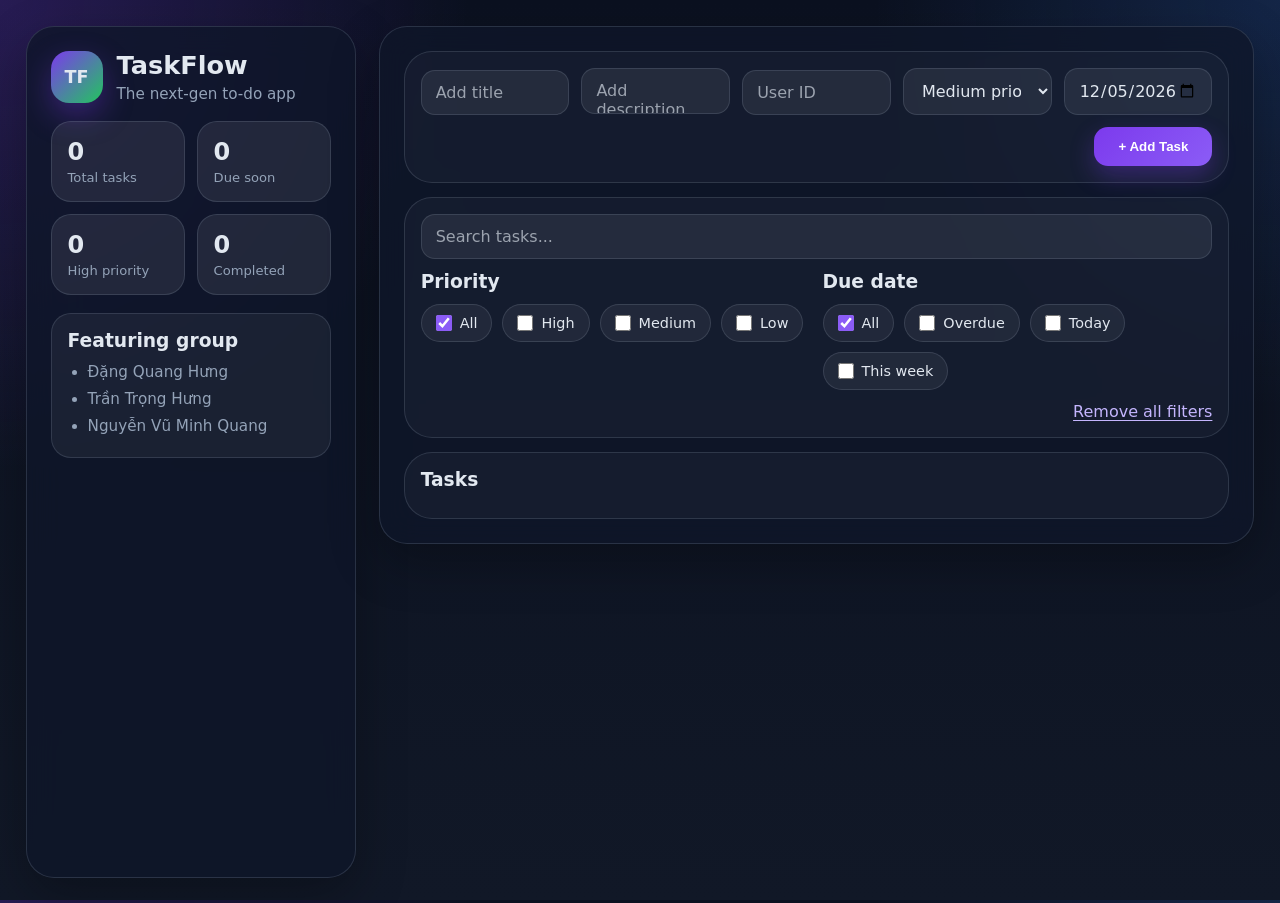
<file: index.html>
<!DOCTYPE html>
<html lang="en">
<head>
  <meta charset="UTF-8" />
  <meta name="viewport" content="width=device-width, initial-scale=1.0" />
  <title>TaskFlow - The Next Gen To Do App</title>
  <style>
    :root {
      --bg: #0f172a;
      --panel: rgba(15, 23, 42, 0.78);
      --card: rgba(255, 255, 255, 0.08);
      --text: #e2e8f0;
      --muted: #94a3b8;
      --line: rgba(148, 163, 184, 0.2);
      --primary: #7c3aed;
      --primary-2: #8b5cf6;
      --danger: #ef4444;
      --shadow: 0 18px 50px rgba(0, 0, 0, 0.28);
      --radius-xl: 28px;
      --radius-lg: 20px;
    }

    * { box-sizing: border-box; }
    html, body { height: 100%; }
    body {
      margin: 0;
      font-family: Inter, system-ui, -apple-system, Segoe UI, Roboto, Arial, sans-serif;
      color: var(--text);
      background:
        radial-gradient(circle at top left, rgba(124, 58, 237, 0.25), transparent 30%),
        radial-gradient(circle at top right, rgba(59, 130, 246, 0.18), transparent 26%),
        linear-gradient(180deg, #0b1120 0%, #111827 100%);
    }

    .app {
      min-height: 100vh;
      padding: clamp(12px, 2vw, 28px);
    }

    .shell {
      width: min(1440px, 100%);
      margin: 0 auto;
      display: grid;
      grid-template-columns: minmax(290px, 330px) minmax(0, 1fr);
      gap: clamp(16px, 1.8vw, 24px);
      align-items: start;
    }

    .panel {
      background: var(--panel);
      backdrop-filter: blur(16px);
      border: 1px solid var(--line);
      border-radius: var(--radius-xl);
      box-shadow: var(--shadow);
      overflow: hidden;
      min-width: 0;
    }

    .sidebar {
      min-height: calc(100vh - clamp(24px, 4vw, 48px));
      padding: clamp(18px, 2vw, 24px);
      display: flex;
      flex-direction: column;
      gap: 18px;
    }

    .brand {
      display: flex;
      align-items: center;
      gap: 14px;
    }

    .logo {
      width: 52px;
      height: 52px;
      border-radius: 18px;
      background: linear-gradient(135deg, var(--primary), #22c55e);
      display: grid;
      place-items: center;
      font-weight: 800;
      font-size: 1.1rem;
      box-shadow: 0 12px 30px rgba(124, 58, 237, 0.35);
    }

    h1, h2, h3, p { margin: 0; }
    h1 { font-size: 1.6rem; line-height: 1.1; }
    .subtitle { color: var(--muted); margin-top: 6px; font-size: 0.95rem; }

    .stats {
      display: grid;
      grid-template-columns: repeat(2, minmax(0, 1fr));
      gap: 12px;
    }

    .stat {
      padding: 16px;
      border-radius: var(--radius-lg);
      background: var(--card);
      border: 1px solid var(--line);
    }

    .stat .value { font-size: 1.5rem; font-weight: 800; }
    .stat .label { color: var(--muted); font-size: 0.82rem; margin-top: 4px; }

    .sidebar-note {
      padding: 16px;
      border-radius: var(--radius-lg);
      background: rgba(255,255,255,0.05);
      border: 1px solid var(--line);
    }

    .sidebar-note ul {
      margin: 8px 0 0;
      padding-left: 20px;
      color: var(--muted);
      line-height: 1.8;
      font-size: 0.95rem;
    }

    .main {
      min-width: 0;
      display: grid;
      gap: 14px;
      padding: clamp(18px, 2vw, 24px);
    }

    .top-card,
    .filter-card,
    .task-area {
      padding: 16px;
      border-radius: var(--radius-xl);
      border: 1px solid var(--line);
      background: rgba(255,255,255,0.03);
    }

    .top-card {
      display: grid;
      grid-template-columns: repeat(5, minmax(0, 1fr));
      grid-template-areas:
        "title desc userId priority date"
        ". . . . add";
      gap: 12px;
      align-items: end;
    }

    .top-card textarea {
      min-height: 46px;
      height: 46px;
      resize: none;
      align-self: center;
    }

    #quickTitle { grid-area: title; }
    #quickDescription { grid-area: desc; }
    #quickUserId { grid-area: userId; }
    #quickPriority { grid-area: priority; }
    #quickDueDate { grid-area: date; }

    .toolbar-btn {
      grid-area: add;
      justify-self: end;
      min-width: 118px;
      white-space: nowrap;
    }

    .edit-strip {
      grid-column: 1 / -1;
      display: flex;
      justify-content: flex-end;
      margin-top: 4px;
    }

    .edit-link,
    .clear-filters {
      border: none;
      background: transparent;
      color: #c4b5fd;
      cursor: pointer;
      font: inherit;
      padding: 0;
      text-decoration: underline;
      text-underline-offset: 3px;
    }

    .edit-link:hover,
    .clear-filters:hover { color: #e9d5ff; }

    .filter-card {
      display: grid;
      gap: 12px;
    }

    .search-row input { width: 100%; }

    .filters-row {
      display: grid;
      grid-template-columns: minmax(0, 1fr) minmax(0, 1fr);
      gap: 12px;
    }

    .section-heading {
      display: flex;
      justify-content: space-between;
      align-items: center;
      gap: 12px;
      margin-bottom: 12px;
    }

    .toolbar-note {
      color: var(--muted);
      font-size: 0.92rem;
    }

    .chip-group,
    .check-group {
      display: flex;
      flex-wrap: wrap;
      gap: 10px;
      align-items: center;
    }

    .check-chip {
      display: inline-flex;
      align-items: center;
      gap: 8px;
      border: 1px solid var(--line);
      background: rgba(255,255,255,0.06);
      color: var(--text);
      border-radius: 999px;
      padding: 10px 14px;
      cursor: pointer;
      font-size: 0.9rem;
      transition: 0.2s ease;
      white-space: nowrap;
      user-select: none;
    }

    .check-chip:hover {
      background: rgba(124, 58, 237, 0.14);
      border-color: rgba(124, 58, 237, 0.4);
    }

    .check-chip input {
      width: 16px;
      height: 16px;
      margin: 0;
      accent-color: #8b5cf6;
    }

    .btn {
      border: none;
      border-radius: 14px;
      padding: 12px 16px;
      font-weight: 700;
      cursor: pointer;
      transition: 0.2s ease;
      color: white;
      background: linear-gradient(135deg, var(--primary), var(--primary-2));
      box-shadow: 0 10px 24px rgba(124, 58, 237, 0.32);
    }
    .btn:hover { transform: translateY(-1px); }
    .btn.ghost {
      background: rgba(255,255,255,0.08);
      box-shadow: none;
      border: 1px solid var(--line);
      color: var(--text);
    }
    .btn.danger {
      background: rgba(239, 68, 68, 0.16);
      color: #fecaca;
      box-shadow: none;
      border: 1px solid rgba(239, 68, 68, 0.28);
    }

    input, select, textarea {
      width: 100%;
      border: 1px solid var(--line);
      background: rgba(255,255,255,0.07);
      color: var(--text);
      border-radius: 14px;
      padding: 12px 14px;
      outline: none;
      font: inherit;
    }

    input::placeholder, textarea::placeholder { color: #9ca3af; }
    input:focus, select:focus, textarea:focus {
      border-color: rgba(124,58,237,0.8);
      box-shadow: 0 0 0 3px rgba(124,58,237,0.18);
    }

    .priority-select option { background: #111827; }

    .task-list {
      display: grid;
      grid-template-columns: repeat(auto-fit, minmax(290px, 1fr));
      gap: 16px;
      align-items: stretch;
    }

    .task {
      background: var(--card);
      border: 1px solid var(--line);
      border-radius: var(--radius-lg);
      padding: 18px;
      display: grid;
      gap: 14px;
      min-height: 210px;
      min-width: 0;
    }

    .top-priority { border-color: rgba(239,68,68,0.35); }
    .medium-priority { border-color: rgba(245,158,11,0.35); }
    .low-priority { border-color: rgba(34,197,94,0.28); }

    .task-head {
      display: flex;
      justify-content: space-between;
      align-items: flex-start;
      gap: 10px;
    }

    .task-title {
      font-size: 1.06rem;
      font-weight: 800;
      line-height: 1.35;
    }

    .task-desc {
      color: var(--muted);
      font-size: 0.93rem;
      line-height: 1.55;
      margin-top: 6px;
    }

    .task-priority-wrap {
      position: relative;
      flex-shrink: 0;
    }

    .user-id-badge {
      background: rgba(59,130,246,0.14);
      color: #bfdbfe;
    }

    .priority-dropdown { position: relative; }

    .priority-toggle {
      display: inline-flex;
      align-items: center;
      justify-content: center;
      gap: 0;
      width: 36px;
      height: 36px;
      padding: 0;
      border-radius: 999px;
      border: 1px solid var(--line);
      background: rgba(255,255,255,0.06);
      color: var(--text);
      cursor: pointer;
      font: inherit;
      line-height: 1;
    }

    .priority-toggle:hover {
      background: rgba(124,58,237,0.14);
      border-color: rgba(124,58,237,0.4);
    }

    .priority-arrow {
      display: inline-block;
      transition: transform 0.18s ease;
      font-size: 0.9rem;
      transform: rotate(0deg);
    }

    .priority-dropdown.open .priority-arrow {
      transform: rotate(180deg);
    }

    .priority-menu {
      position: absolute;
      top: calc(100% + 8px);
      right: 0;
      z-index: 5;
      display: none;
      min-width: 150px;
      padding: 8px;
      border-radius: 16px;
      background: #111827;
      border: 1px solid var(--line);
      box-shadow: var(--shadow);
    }

    .priority-dropdown.open .priority-menu {
      display: grid;
      gap: 6px;
    }

    .status-option {
      width: 100%;
      border: 1px solid transparent;
      background: transparent;
      color: var(--text);
      text-align: left;
      border-radius: 12px;
      padding: 10px 12px;
      cursor: pointer;
      font: inherit;
    }

    .status-option:hover {
      background: rgba(124, 58, 237, 0.16);
      border-color: rgba(124, 58, 237, 0.25);
    }

    .meta {
      display: flex;
      flex-wrap: wrap;
      gap: 8px;
    }

    .badge {
      font-size: 0.78rem;
      padding: 7px 10px;
      border-radius: 999px;
      border: 1px solid var(--line);
      background: rgba(255,255,255,0.06);
      color: var(--text);
      white-space: nowrap;
    }

    .pri-high { background: rgba(239,68,68,0.14); color: #fecaca; }
    .pri-med { background: rgba(245,158,11,0.14); color: #fde68a; }
    .pri-low { background: rgba(34,197,94,0.14); color: #bbf7d0; }
    .overdue { background: rgba(239,68,68,0.16); color: #fecaca; }
    .status-badge { background: rgba(59,130,246,0.16); color: #bfdbfe; font-weight: 800; }
    .created-badge { background: rgba(168,85,247,0.16); color: #e9d5ff; }
    .user-badge { background: rgba(14,165,233,0.16); color: #bae6fd; font-weight: 800; }

    .task-footer {
      display: flex;
      justify-content: space-between;
      align-items: center;
      gap: 10px;
      margin-top: auto;
    }

    .empty {
      padding: 42px 20px;
      text-align: center;
      border: 1px dashed rgba(148, 163, 184, 0.3);
      border-radius: var(--radius-xl);
      color: var(--muted);
      background: rgba(255,255,255,0.03);
      grid-column: 1 / -1;
    }

    @media (max-width: 1180px) {
      .shell {
        grid-template-columns: minmax(280px, 320px) minmax(0, 1fr);
      }
      .top-card {
        grid-template-columns: repeat(2, minmax(0, 1fr));
        grid-template-areas:
          "title desc"
          "userId priority"
          "date add";
      }
      .toolbar-btn {
        justify-self: end;
        width: min(180px, 100%);
      }
      .task-list {
        grid-template-columns: repeat(auto-fit, minmax(260px, 1fr));
      }
    }

    @media (max-width: 980px), (orientation: portrait) {
      .shell { grid-template-columns: 1fr; }
      .sidebar { min-height: auto; }

      .top-card {
        grid-template-columns: 1fr;
        grid-template-areas:
          "title"
          "desc"
          "userId"
          "priority"
          "date"
          "add";
      }

      .filters-row {
        grid-template-columns: 1fr;
      }

      .toolbar-btn {
        justify-self: stretch;
        width: 100%;
        min-width: 0;
      }

      .task-list {
        grid-template-columns: repeat(auto-fit, minmax(240px, 1fr));
      }
    }

    @media (max-width: 720px) {
      .app { padding: 12px; }
      .sidebar, .main { padding: 18px; }
      .stats { grid-template-columns: 1fr 1fr; }
      .task-list { grid-template-columns: 1fr; }
      .toolbar-btn { width: 100%; }
      .priority-toggle { min-width: 112px; }
    }

    @media (orientation: landscape) and (max-height: 700px) {
      .app { padding: 12px; }
      .shell {
        width: 100%;
        grid-template-columns: minmax(260px, 300px) minmax(0, 1fr);
      }
      .sidebar {
        min-height: calc(100vh - 24px);
      }
      .task { min-height: 190px; }
    }

    @media (min-width: 1440px) {
      .shell {
        grid-template-columns: minmax(340px, 380px) minmax(0, 1fr);
      }
      .task-list { grid-template-columns: repeat(auto-fit, minmax(300px, 1fr)); }
      .sidebar, .main { padding: 28px; }
    }

    @media (min-width: 1920px) {
      .shell {
        width: min(1640px, 100%);
        grid-template-columns: minmax(360px, 420px) minmax(0, 1fr);
      }
      .task-list { grid-template-columns: repeat(auto-fit, minmax(320px, 1fr)); }
    }
  </style>
</head>
<body>
  <div class="app">
    <div class="shell">
      <aside class="panel sidebar">
        <div class="brand">
          <div class="logo">TF</div>
          <div>
            <h1>TaskFlow</h1>
            <p class="subtitle">The next-gen to-do app</p>
          </div>
        </div>

        <div class="stats">
          <div class="stat">
            <div class="value" id="totalCount">0</div>
            <div class="label">Total tasks</div>
          </div>
          <div class="stat">
            <div class="value" id="dueSoonCount">0</div>
            <div class="label">Due soon</div>
          </div>
          <div class="stat">
            <div class="value" id="highCount">0</div>
            <div class="label">High priority</div>
          </div>
          <div class="stat">
            <div class="value" id="doneCount">0</div>
            <div class="label">Completed</div>
          </div>
        </div>

        <div class="sidebar-note">
          <h3>Featuring group</h3>
          <ul>
            <li>Đặng Quang Hưng</li>
            <li>Trần Trọng Hưng</li>
            <li>Nguyễn Vũ Minh Quang</li>
          </ul>
        </div>
      </aside>

      <main class="panel main">
        <section class="top-card">
          <input id="quickTitle" type="text" placeholder="Add title" />
          <textarea id="quickDescription" placeholder="Add description"></textarea>
          <input id="quickUserId" type="text" placeholder="User ID" maxlength="20" />
          <select id="quickPriority" class="priority-select">
            <option value="low">Low priority</option>
            <option value="medium" selected>Medium priority</option>
            <option value="high">High priority</option>
          </select>
          <input id="quickDueDate" type="date" />
          <button class="btn toolbar-btn" id="quickAddTopBtn">+ Add Task</button>
          <div class="edit-strip" id="editStrip" style="display:none;">
            <button class="edit-link" id="cancelEditBtn" type="button">Cancel edit</button>
          </div>
        </section>

        <section class="filter-card">
          <div class="search-row">
            <input id="searchInput" type="text" placeholder="Search tasks..." />
          </div>
          <div class="filters-row">
            <div>
              <div class="section-heading">
                <h3>Priority</h3>
              </div>
              <div class="check-group" id="priorityChips">
                <label class="check-chip"><input type="checkbox" value="all" checked />All</label>
                <label class="check-chip"><input type="checkbox" value="high" />High</label>
                <label class="check-chip"><input type="checkbox" value="medium" />Medium</label>
                <label class="check-chip"><input type="checkbox" value="low" />Low</label>
              </div>
            </div>
            <div>
              <div class="section-heading">
                <h3>Due date</h3>
              </div>
              <div class="check-group" id="dateChips">
                <label class="check-chip"><input type="checkbox" value="all" checked />All</label>
                <label class="check-chip"><input type="checkbox" value="overdue" />Overdue</label>
                <label class="check-chip"><input type="checkbox" value="today" />Today</label>
                <label class="check-chip"><input type="checkbox" value="week" />This week</label>
              </div>
            </div>
          </div>
          <div style="display:flex; justify-content:flex-end;">
            <button class="clear-filters" id="clearFiltersBtn" type="button">Remove all filters</button>
          </div>
        </section>

        <section class="task-area">
          <div class="section-heading">
            <h3>Tasks</h3>
            <p id="filterSummary" class="toolbar-note"></p>
          </div>
          <div class="task-list" id="taskList"></div>
        </section>
      </main>
    </div>
  </div>

  <script type="module" src="script.js"></script>
</body>
</html>
</file>
